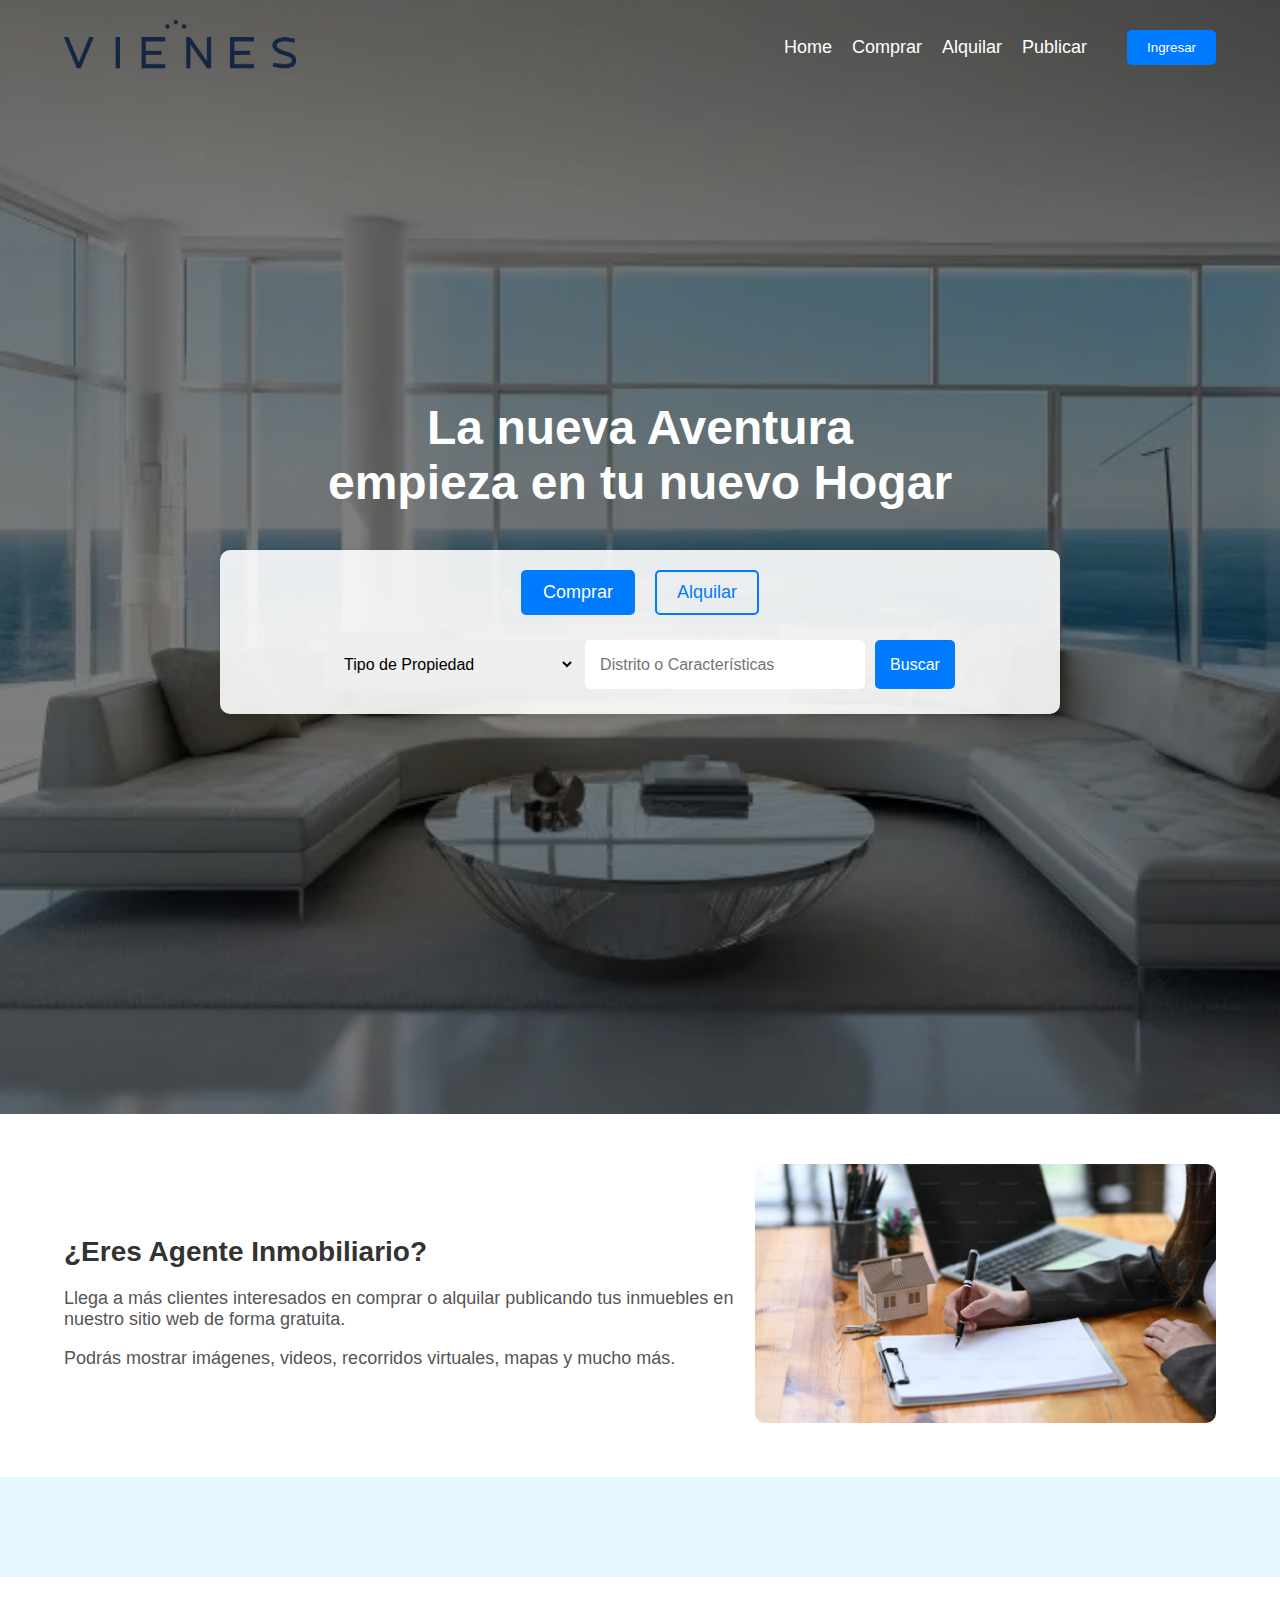
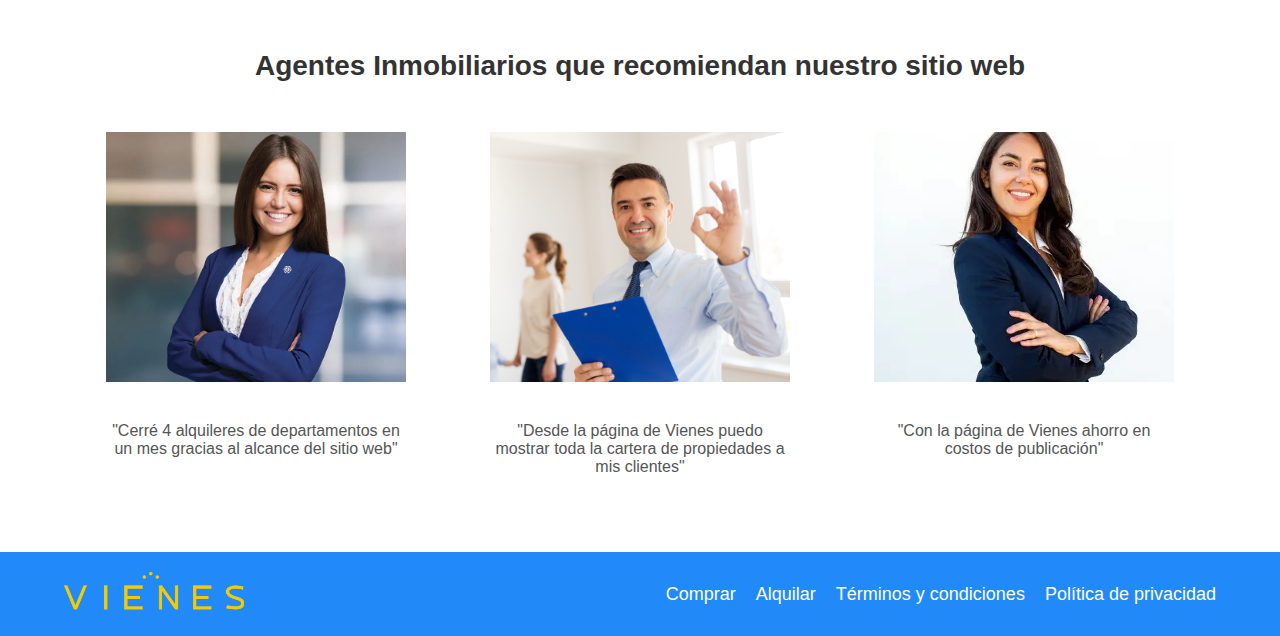
<file: vienesweb/index.html>
<!DOCTYPE html>
<html lang="en">
<head>
    <meta charset="UTF-8">
    <meta name="viewport" content="width=device-width, initial-scale=1.0">
    <title>Vienes | Agencia Inmobiliaria</title>
    <link rel="stylesheet" href="./style/estilos.css">
</head>
<body class="index-page">
    <header class="header" id="header">
        <div class="container header-container">
            <div class="logo">
                <a href="index.html"><img src="./img/logo/logo-vienes.png" alt="Vienes Logo"></a>
            </div>
            <div class="nav-container">
                <nav class="nav">
                    <ul>
                        <li><a href="index.html">Home</a></li>
                        <li><a href="./paginas/compras.html">Comprar</a></li>
                        <li><a href="./paginas/alquiler.html">Alquilar</a></li>
                        <li><a href="#">Publicar</a></li>                    
                    </ul>
                </nav>
                <div class="contact">    
                    <button onclick="window.location.href='./paginas/perfil.html'">Ingresar</button>                                                                      
                </div>
            </div>
        </div>                                                                                                                                     
    </header>

    <section class="hero">
        <div class="overlay"></div>
        <div class="container">
            <h2>La nueva Aventura<br> empieza en tu nuevo Hogar</h2>
            <div class="search-bar">
                <div class="search-options">
                    <button id="comprar" class="active">Comprar</button>
                    <button id="alquilar">Alquilar</button>
                </div>
                <div class="search-inputs">
                    <select>
                        <option value="">Tipo de Propiedad</option>
                        <option value="departamento">Departamento</option>
                        <option value="oficina">Oficina</option>
                        <option value="casa">Casa</option>
                        <option value="local">Local</option>
                    </select>
                    <input type="text" placeholder="Distrito o Características">
                    <button>Buscar</button>
                </div>
            </div>
        </div>
    </section>

    <section class="invite-agents">
        <div class="container">
            <div class="invite-content">
                <div class="invite-text">
                    <h2>¿Eres Agente Inmobiliario?</h2>
                    <p>Llega a más clientes interesados en comprar o alquilar publicando tus inmuebles en nuestro sitio web de forma gratuita.</p>
                    <p>Podrás mostrar imágenes, videos, recorridos virtuales, mapas y mucho más.</p>
                </div>
                <div class="invite-image">
                    <img src="./img/info/d2550104-cd5a-49d7-a738-0a6b827aaea5.png" alt="Invita a Agentes">
                </div>
            </div>
        </div>
    </section>

    <section class="additional-content">
        <div class="container">
            <!-- Aquí puedes agregar el contenido adicional -->
        </div>
    </section>

    <section class="agent-testimonials">
        <div class="container">
            <h2>Agentes Inmobiliarios que recomiendan nuestro sitio web</h2>
            <div class="testimonials">
                <div class="testimonial">
                    <img src="./img/agentes/agente-inmobiliario.png" alt="Agente 1">
                    <p>"Cerré 4 alquileres de departamentos en un mes gracias al alcance del sitio web"</p>
                </div>
                <div class="testimonial">
                    <img src="./img/agentes/Un-asesor-inmobiliario-exitoso-busca-ser-aliado-del-cliente.png" alt="Agente 2">
                    <p>"Desde la página de Vienes puedo mostrar toda la cartera de propiedades a mis clientes"</p>
                </div>
                <div class="testimonial">
                    <img src="./img/agentes/smiling-confident-businesswoman-posing-with-arms-folded-Ancho-Maximo-2400-Altura-Maxima-1800.png" alt="Agente 3">
                    <p>"Con la página de Vienes ahorro en costos de publicación"</p>
                </div>
            </div>
        </div>
    </section>

    <footer class="footer">
        <div class="container footer-container">
            <div class="footer-logo">
                <img src="./img/logo/Recurso 1Imagotipo1.png" alt="Vienes Logo">
            </div>
            <div class="footer-nav">
                <a href="#">Comprar</a>
                <a href="#">Alquilar</a>
                <a href="#">Términos y condiciones</a>
                <a href="#">Política de privacidad</a>
            </div>
        </div>
    </footer>

    <script src="./js/hero.js"></script>
    <script src="./js/header.js"></script>
</body>
</html>
</file>
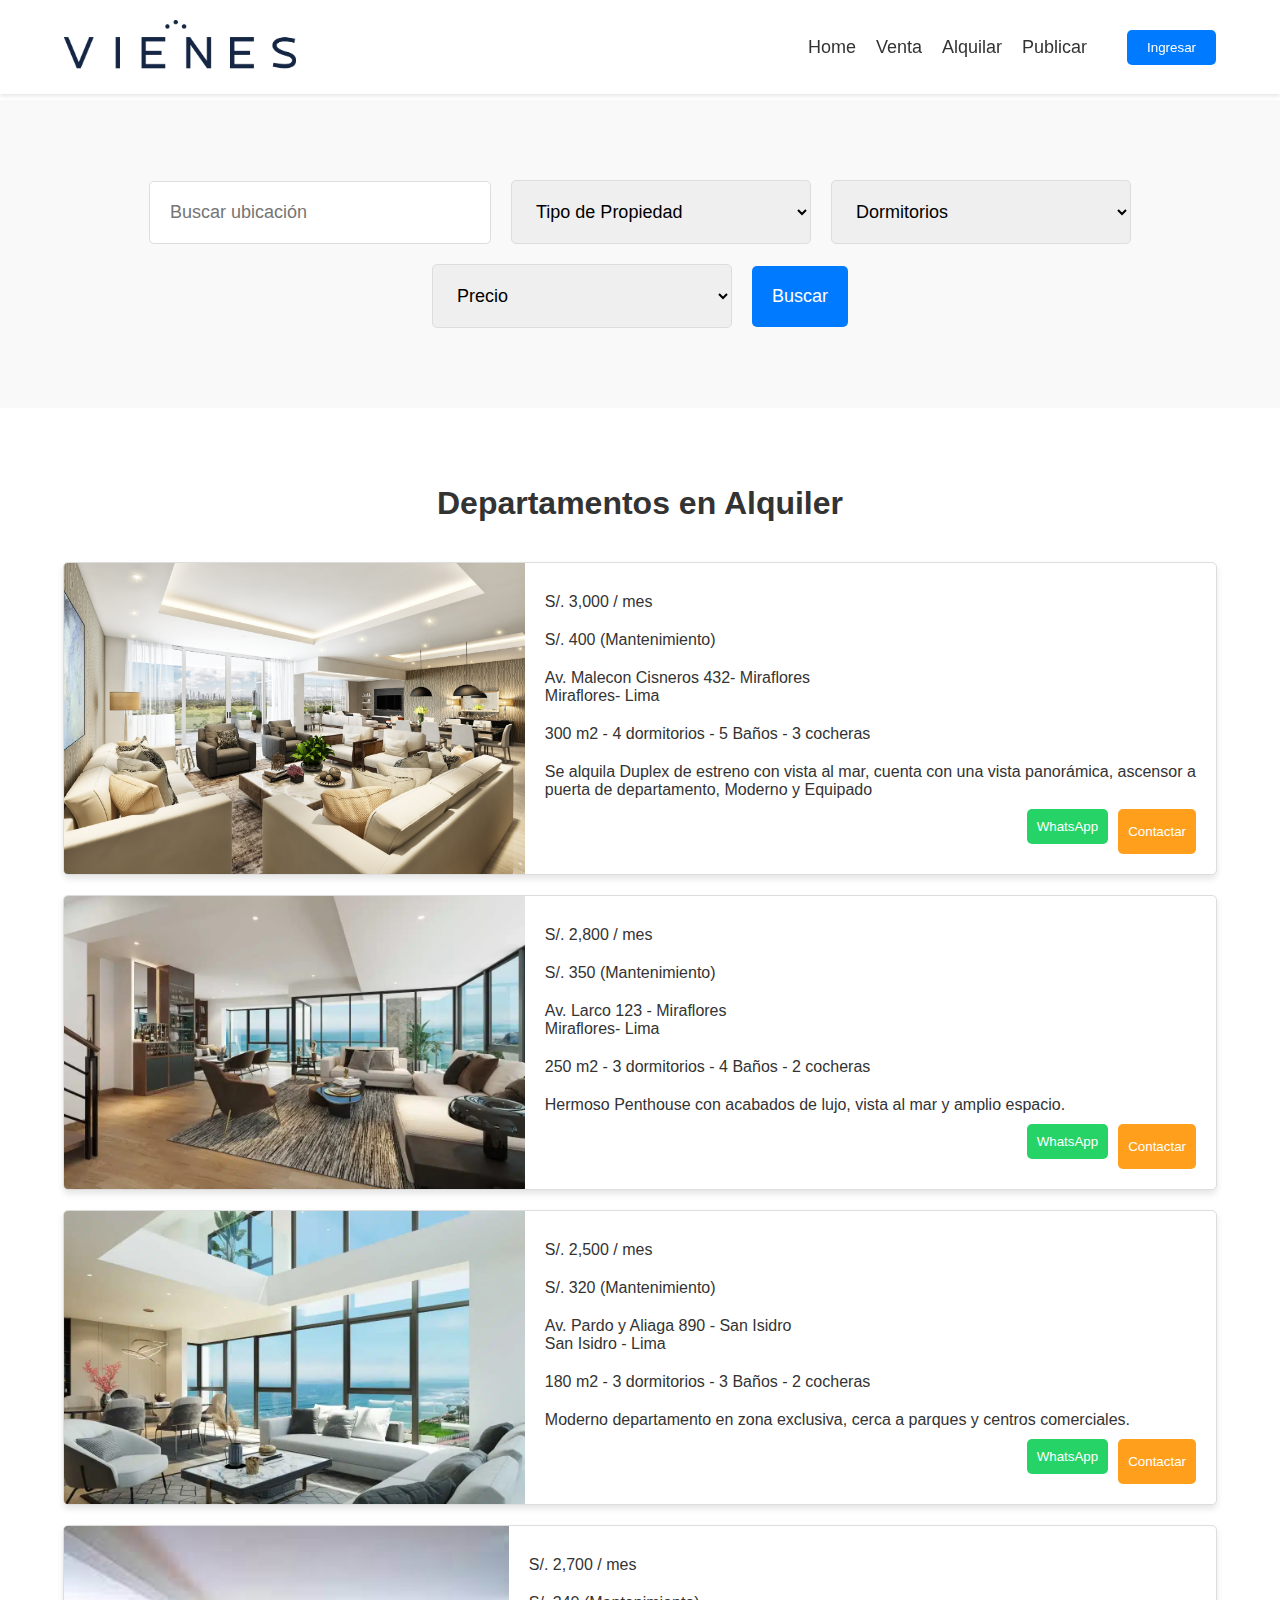
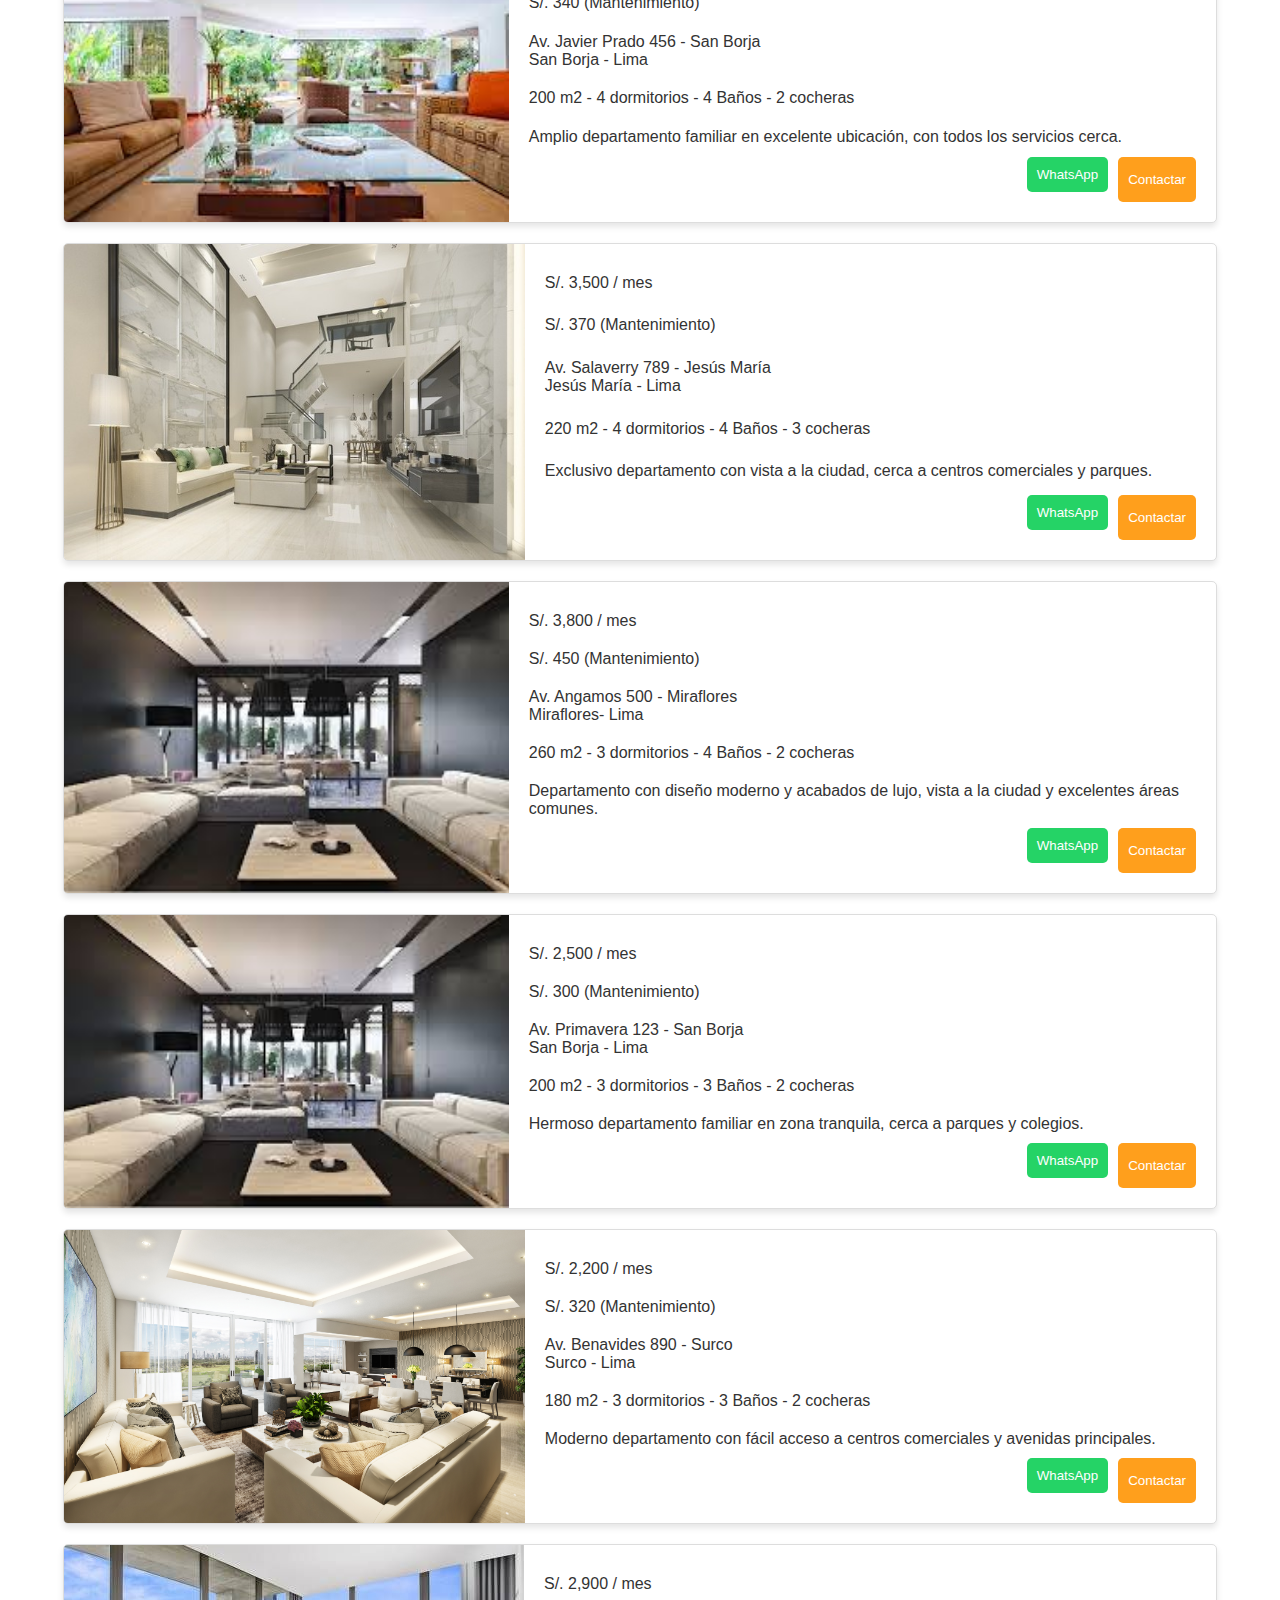
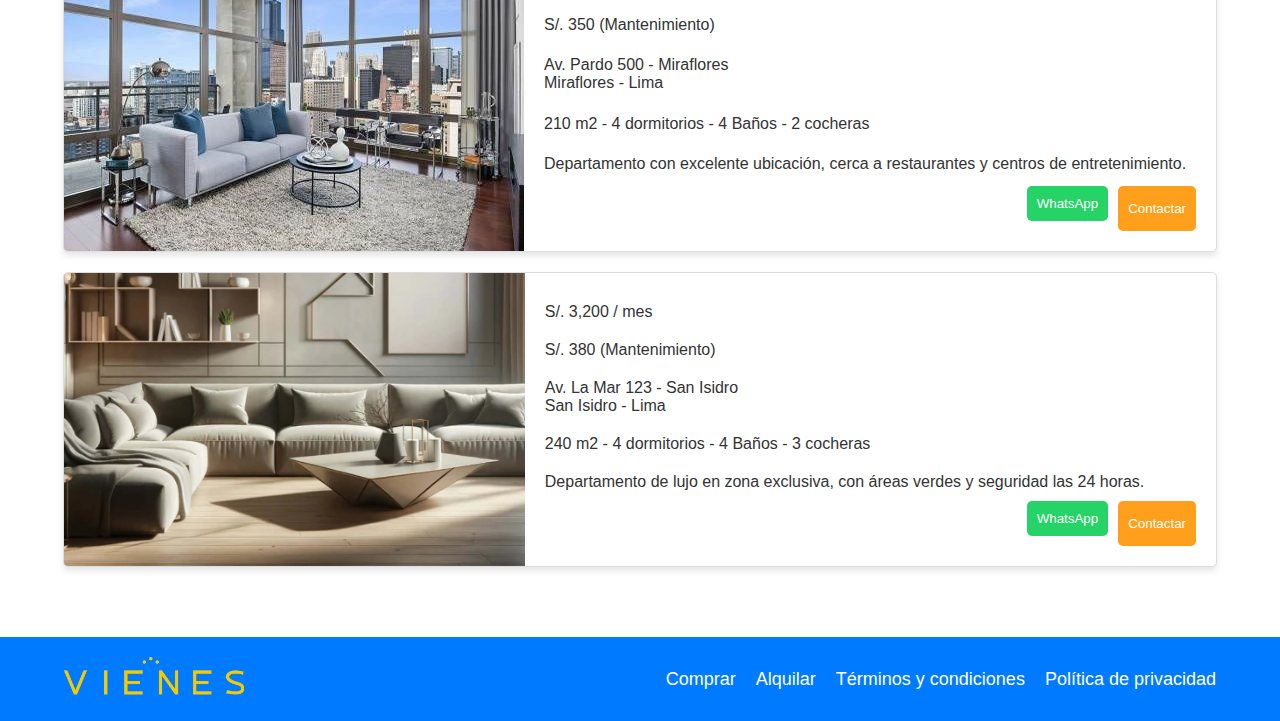
<file: vienesweb/paginas/alquiler.html>
<!DOCTYPE html>
<html lang="en">
<head>
    <meta charset="UTF-8">
    <meta name="viewport" content="width=device-width, initial-scale=1.0">
    <title>Departamentos en Alquiler | Vienes Agencia Inmobiliaria</title>
    <link rel="stylesheet" href="../style/alquiler.css">
</head>
<body class="alquiler-page">
    <header class="header" id="header">
        <div class="container header-container">
            <div class="logo">
                <a href="../index.html"><img src="../img/logo/logo-vienes.png" alt="Vienes Logo"></a>
            </div>
            <div class="nav-container">
                <nav class="nav">
                    <ul>
                        <li><a href="../index.html">Home</a></li>
                        <li><a href="../paginas/compras.html">Venta</a></li>
                        <li><a href="../paginas/alquiler.html">Alquilar</a></li>
                        <li><a href="#">Publicar</a></li>                    
                    </ul>
                </nav>
                <div class="contact">    
                    <button onclick="window.location.href='./perfil.html'">Ingresar</button>                                                                      
                </div>
            </div>
        </div>                                                                                                                                     
    </header>

    <section class="filtros-alquiler">
        <div class="container">
            <input type="text" placeholder="Buscar ubicación">
            <select>
                <option value="">Tipo de Propiedad</option>
                <option value="departamento">Departamento</option>
                <option value="oficina">Oficina</option>
                <option value="casa">Casa</option>
                <option value="local">Local</option>
            </select>
            <select>
                <option value="">Dormitorios</option>
                <option value="1">1 Dormitorio</option>
                <option value="2">2 Dormitorios</option>
                <option value="3">3 Dormitorios</option>
                <option value="4">4 Dormitorios</option>
            </select>
            <select>
                <option value="">Precio</option>
                <option value="1">Menor a S/. 2,000</option>
                <option value="2">S/. 2,000 - S/. 5,000</option>
                <option value="3">Mayor a S/. 5,000</option>
            </select>
            <button>Buscar</button>
        </div>
    </section>

    <section class="alquiler-departamentos">
        <div class="container">
            <h2>Departamentos en Alquiler</h2>
            <div class="cards-alquiler">
                <!-- Card 1 -->
                <div class="card-alquiler">
                    <img src="../img/departamentos/Azalea-living-room.jpg" alt="Departamento 1">
                    <div class="card-content-alquiler">
                        <p>S/. 3,000 / mes</p>
                        <p>S/. 400 (Mantenimiento)</p>
                        <p>Av. Malecon Cisneros 432- Miraflores<br>Miraflores- Lima</p>
                        <p>300 m2 - 4 dormitorios - 5 Baños - 3 cocheras</p>
                        <p>Se alquila Duplex de estreno con vista al mar, cuenta con una vista panorámica, ascensor a puerta de departamento, Moderno y Equipado</p>
                        <div class="buttons-alquiler">
                            <button class="whatsapp">WhatsApp</button>
                            <button class="contactar">Contactar</button>
                        </div>
                    </div>
                </div>
                <!-- Card 2 -->
                <div class="card-alquiler">
                    <img src="../img/departamentos/sala-comedor-penthouse-01.png" alt="Departamento 2">
                    <div class="card-content-alquiler">
                        <p>S/. 2,800 / mes</p>
                        <p>S/. 350 (Mantenimiento)</p>
                        <p>Av. Larco 123 - Miraflores<br>Miraflores- Lima</p>
                        <p>250 m2 - 3 dormitorios - 4 Baños - 2 cocheras</p>
                        <p>Hermoso Penthouse con acabados de lujo, vista al mar y amplio espacio.</p>
                        <div class="buttons-alquiler">
                            <button class="whatsapp">WhatsApp</button>
                            <button class="contactar">Contactar</button>
                        </div>
                    </div>
                </div>
                <!-- Card 3 -->
                <div class="card-alquiler">
                    <img src="../img/departamentos/sala-comedor-tipico-02.png" alt="Departamento 3">
                    <div class="card-content-alquiler">
                        <p>S/. 2,500 / mes</p>
                        <p>S/. 320 (Mantenimiento)</p>
                        <p>Av. Pardo y Aliaga 890 - San Isidro<br>San Isidro - Lima</p>
                        <p>180 m2 - 3 dormitorios - 3 Baños - 2 cocheras</p>
                        <p>Moderno departamento en zona exclusiva, cerca a parques y centros comerciales.</p>
                        <div class="buttons-alquiler">
                            <button class="whatsapp">WhatsApp</button>
                            <button class="contactar">Contactar</button>
                        </div>
                    </div>
                </div>
                <!-- Card 4 -->
                <div class="card-alquiler">
                    <img src="../img/departamentos/descarga (2).jpeg" alt="Departamento 4">
                    <div class="card-content-alquiler">
                        <p>S/. 2,700 / mes</p>
                        <p>S/. 340 (Mantenimiento)</p>
                        <p>Av. Javier Prado 456 - San Borja<br>San Borja - Lima</p>
                        <p>200 m2 - 4 dormitorios - 4 Baños - 2 cocheras</p>
                        <p>Amplio departamento familiar en excelente ubicación, con todos los servicios cerca.</p>
                        <div class="buttons-alquiler">
                            <button class="whatsapp">WhatsApp</button>
                            <button class="contactar">Contactar</button>
                        </div>
                    </div>
                </div>
                <!-- Card 5 -->
                <div class="card-alquiler">
                    <img src="../img/departamentos/LUX-626x430.jpg" alt="Departamento 5">
                    <div class="card-content-alquiler">
                        <p>S/. 3,500 / mes</p>
                        <p>S/. 370 (Mantenimiento)</p>
                        <p>Av. Salaverry 789 - Jesús María<br>Jesús María - Lima</p>
                        <p>220 m2 - 4 dormitorios - 4 Baños - 3 cocheras</p>
                        <p>Exclusivo departamento con vista a la ciudad, cerca a centros comerciales y parques.</p>
                        <div class="buttons-alquiler">
                            <button class="whatsapp">WhatsApp</button>
                            <button class="contactar">Contactar</button>
                        </div>
                    </div>
                </div>
                <!-- Card 6 -->
                <div class="card-alquiler">
                    <img src="../img/departamentos/images (4)555.jpg" alt="Departamento 6">
                    <div class="card-content-alquiler">
                        <p>S/. 3,800 / mes</p>
                        <p>S/. 450 (Mantenimiento)</p>
                        <p>Av. Angamos 500 - Miraflores<br>Miraflores- Lima</p>
                        <p>260 m2 - 3 dormitorios - 4 Baños - 2 cocheras</p>
                        <p>Departamento con diseño moderno y acabados de lujo, vista a la ciudad y excelentes áreas comunes.</p>
                        <div class="buttons-alquiler">
                            <button class="whatsapp">WhatsApp</button>
                            <button class="contactar">Contactar</button>
                        </div>
                    </div>
                </div>
                <!-- Card 7 -->
                <div class="card-alquiler">
                    <img src="../img/departamentos/images (4)555.jpg" alt="Departamento 7">
                    <div class="card-content-alquiler">
                        <p>S/. 2,500 / mes</p>
                        <p>S/. 300 (Mantenimiento)</p>
                        <p>Av. Primavera 123 - San Borja<br>San Borja - Lima</p>
                        <p>200 m2 - 3 dormitorios - 3 Baños - 2 cocheras</p>
                        <p>Hermoso departamento familiar en zona tranquila, cerca a parques y colegios.</p>
                        <div class="buttons-alquiler">
                            <button class="whatsapp">WhatsApp</button>
                            <button class="contactar">Contactar</button>
                        </div>
                    </div>
                </div>
                <!-- Card 8 -->
                <div class="card-alquiler">
                    <img src="../img/departamentos/Azalea-living-room.jpg" alt="Departamento 8">
                    <div class="card-content-alquiler">
                        <p>S/. 2,200 / mes</p>
                        <p>S/. 320 (Mantenimiento)</p>
                        <p>Av. Benavides 890 - Surco<br>Surco - Lima</p>
                        <p>180 m2 - 3 dormitorios - 3 Baños - 2 cocheras</p>
                        <p>Moderno departamento con fácil acceso a centros comerciales y avenidas principales.</p>
                        <div class="buttons-alquiler">
                            <button class="whatsapp">WhatsApp</button>
                            <button class="contactar">Contactar</button>
                        </div>
                    </div>
                </div>
                <!-- Card 9 -->
                <div class="card-alquiler">
                    <img src="../img/departamentos/Astoria Tower Chicago Apartments for Rent - Chicago.jpg" alt="Departamento 9">
                    <div class="card-content-alquiler">
                        <p>S/. 2,900 / mes</p>
                        <p>S/. 350 (Mantenimiento)</p>
                        <p>Av. Pardo 500 - Miraflores<br>Miraflores - Lima</p>
                        <p>210 m2 - 4 dormitorios - 4 Baños - 2 cocheras</p>
                        <p>Departamento con excelente ubicación, cerca a restaurantes y centros de entretenimiento.</p>
                        <div class="buttons-alquiler">
                            <button class="whatsapp">WhatsApp</button>
                            <button class="contactar">Contactar</button>
                        </div>
                    </div>
                </div>
                <!-- Card 10 -->
                <div class="card-alquiler">
                    <img src="../img/departamentos/f4896ad30d97ce575a9303e6449aefc8.webp" alt="Departamento 10">
                    <div class="card-content-alquiler">
                        <p>S/. 3,200 / mes</p>
                        <p>S/. 380 (Mantenimiento)</p>
                        <p>Av. La Mar 123 - San Isidro<br>San Isidro - Lima</p>
                        <p>240 m2 - 4 dormitorios - 4 Baños - 3 cocheras</p>
                        <p>Departamento de lujo en zona exclusiva, con áreas verdes y seguridad las 24 horas.</p>
                        <div class="buttons-alquiler">
                            <button class="whatsapp">WhatsApp</button>
                            <button class="contactar">Contactar</button>
                        </div>
                    </div>
                </div>
            </div>
        </div>
    </section>

    <footer class="footer">
        <div class="container footer-container">
            <div class="footer-logo">
                <a href="../index.html"><img src="../img/logo/Recurso 1Imagotipo1.png" alt="Vienes Logo"></a>
            </div>
            <div class="footer-nav">
                <a href="ventas.html">Comprar</a>
                <a href="alquiler.html">Alquilar</a>
                <a href="#">Términos y condiciones</a>
                <a href="#">Política de privacidad</a>
            </div>
        </div>
    </footer>

    <script src="../js/header.js"></script>
</body>
</html>
</file>
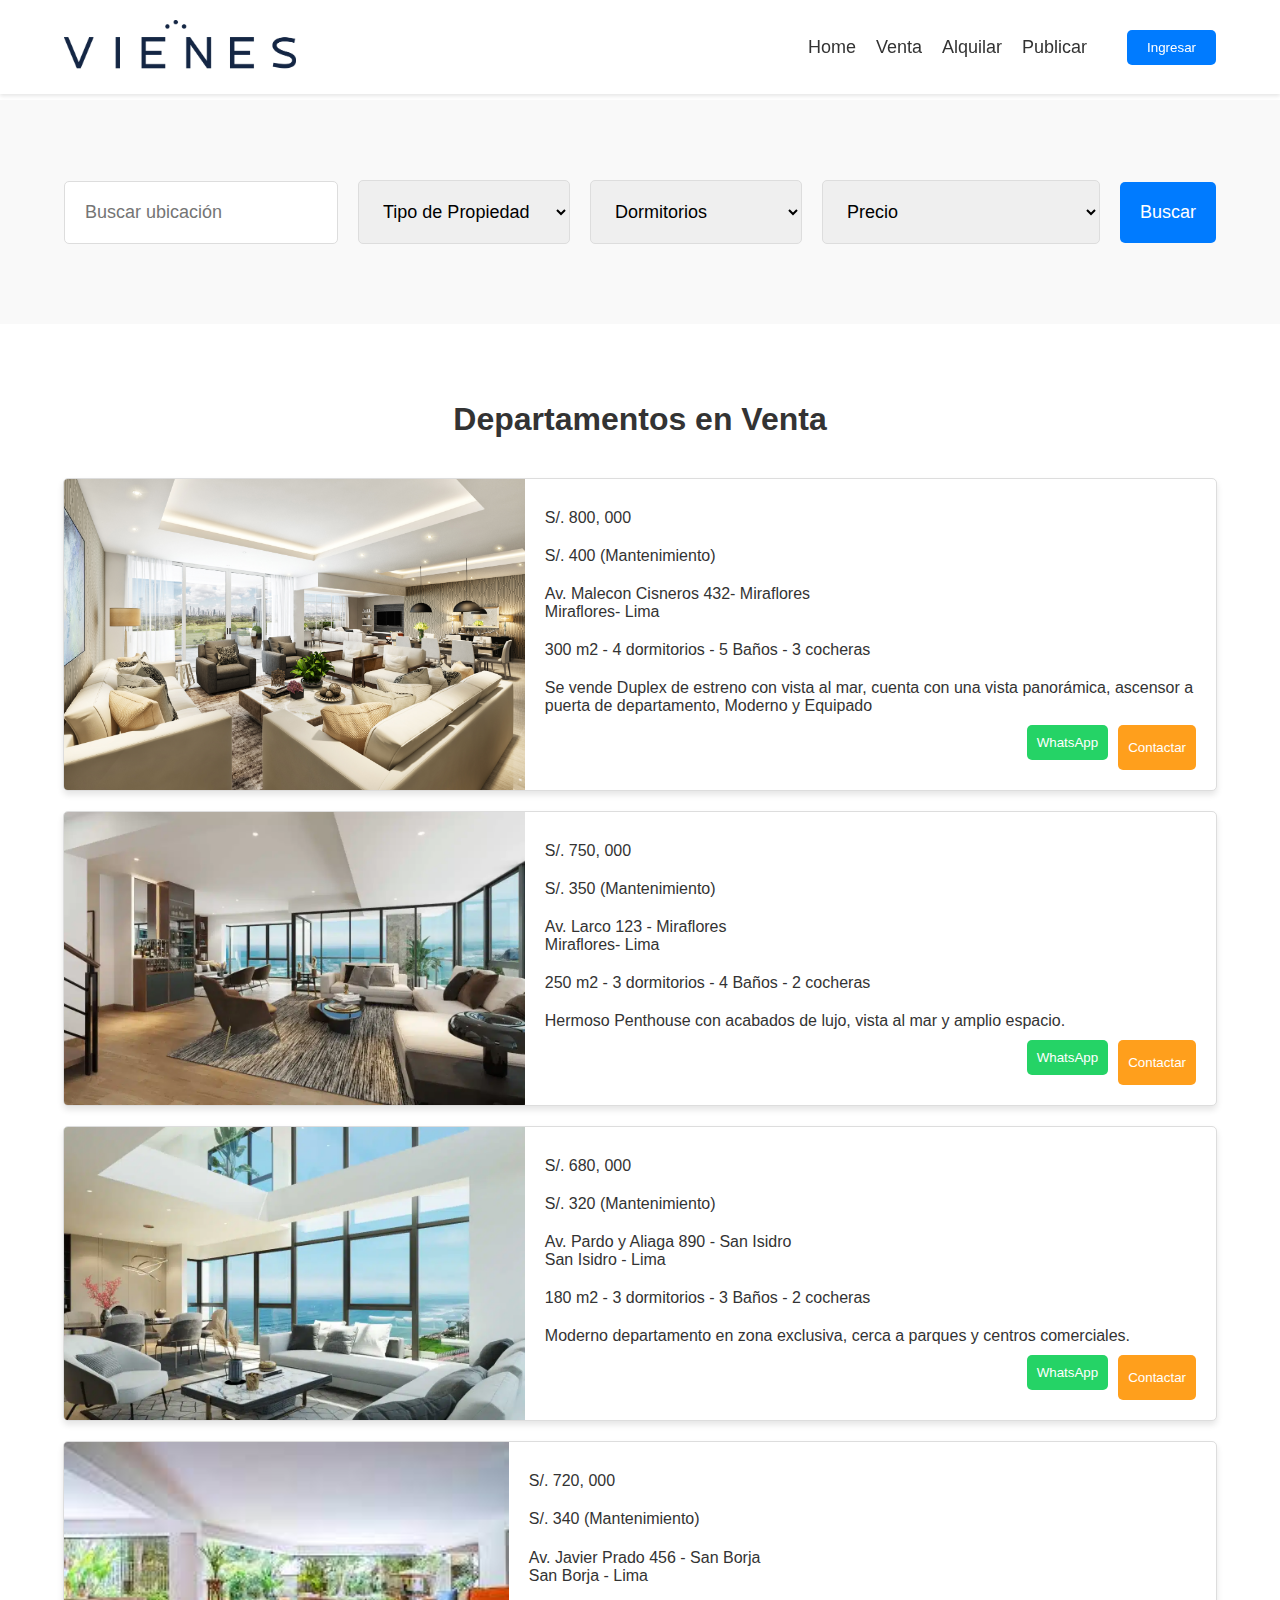
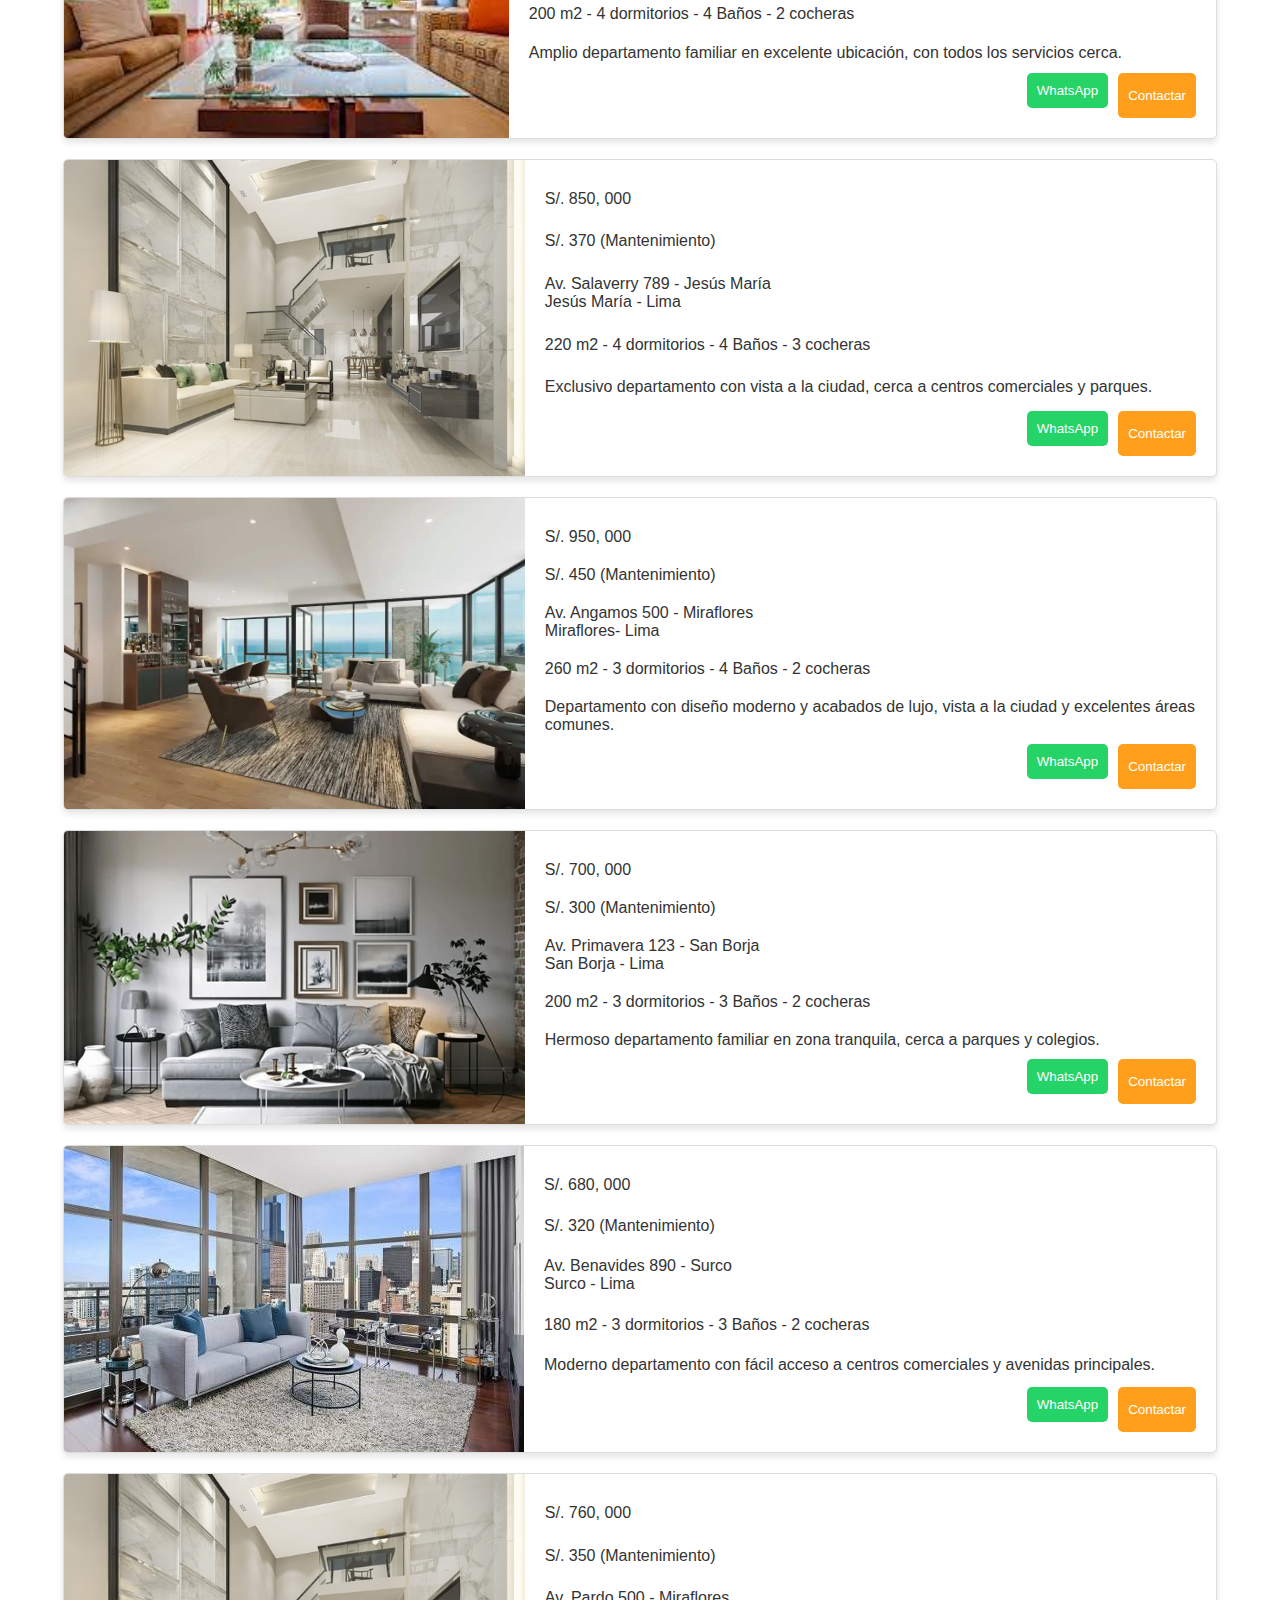
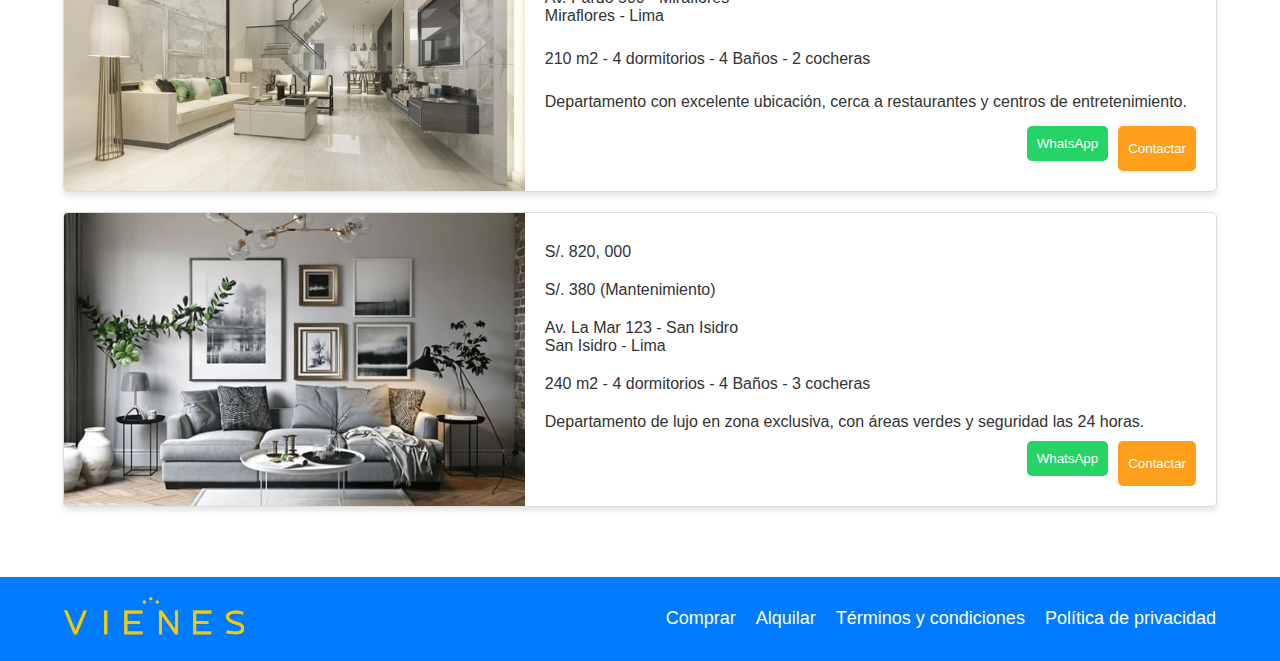
<file: vienesweb/paginas/compras.html>
<!DOCTYPE html>
<html lang="en">
<head>
    <meta charset="UTF-8">
    <meta name="viewport" content="width=device-width, initial-scale=1.0">
    <title>Departamentos en Venta | Vienes Agencia Inmobiliaria</title>
    <link rel="stylesheet" href="../style/compras.css">
</head>
<body class="ventas-page">
    <header class="header" id="header">
        <div class="container header-container">
            <div class="logo">
                <a href="../index.html"><img src="../img/logo/logo-vienes.png" alt="Vienes Logo"></a>
            </div>
            <div class="nav-container">
                <nav class="nav">
                    <ul>
                        <li><a href="../index.html">Home</a></li>
                        <li><a href="../paginas/compras.html">Venta</a></li>
                        <li><a href="../paginas/alquiler.html">Alquilar</a></li>
                        <li><a href="#">Publicar</a></li>                    
                    </ul>
                </nav>
                <div class="contact">    
                    <button onclick="window.location.href='./perfil.html'">Ingresar</button>                                                                      
                </div>
            </div>
        </div>                                                                                                                                     
    </header>

    <section class="filtros-ventas">
        <div class="container">
            <input type="text" placeholder="Buscar ubicación">
            <select>
                <option value="">Tipo de Propiedad</option>
                <option value="departamento">Departamento</option>
                <option value="oficina">Oficina</option>
                <option value="casa">Casa</option>
                <option value="local">Local</option>
            </select>
            <select>
                <option value="">Dormitorios</option>
                <option value="1">1 Dormitorio</option>
                <option value="2">2 Dormitorios</option>
                <option value="3">3 Dormitorios</option>
                <option value="4">4 Dormitorios</option>
            </select>
            <select>
                <option value="">Precio</option>
                <option value="1">Menor a S/. 500,000</option>
                <option value="2">S/. 500,000 - S/. 1,000,000</option>
                <option value="3">Mayor a S/. 1,000,000</option>
            </select>
            <button>Buscar</button>
        </div>
    </section>

    <section class="venta-departamentos">
        <div class="container">
            <h2>Departamentos en Venta</h2>
            <div class="cards-ventas">
                <!-- Card 1 -->
                <div class="card-venta">
                    <img src="../img/departamentos/Azalea-living-room.jpg" alt="Departamento 1">
                    <div class="card-content-venta">
                        <p>S/. 800, 000</p>
                        <p>S/. 400 (Mantenimiento)</p>
                        <p>Av. Malecon Cisneros 432- Miraflores<br>Miraflores- Lima</p>
                        <p>300 m2 - 4 dormitorios - 5 Baños - 3 cocheras</p>
                        <p>Se vende Duplex de estreno con vista al mar, cuenta con una vista panorámica, ascensor a puerta de departamento, Moderno y Equipado</p>
                        <div class="buttons-venta">
                            <button class="whatsapp">WhatsApp</button>
                            <button class="contactar">Contactar</button>
                        </div>
                    </div>
                </div>
                <!-- Card 2 -->
                <div class="card-venta">
                    <img src="../img/departamentos/sala-comedor-penthouse-01.png" alt="Departamento 2">
                    <div class="card-content-venta">
                        <p>S/. 750, 000</p>
                        <p>S/. 350 (Mantenimiento)</p>
                        <p>Av. Larco 123 - Miraflores<br>Miraflores- Lima</p>
                        <p>250 m2 - 3 dormitorios - 4 Baños - 2 cocheras</p>
                        <p>Hermoso Penthouse con acabados de lujo, vista al mar y amplio espacio.</p>
                        <div class="buttons-venta">
                            <button class="whatsapp">WhatsApp</button>
                            <button class="contactar">Contactar</button>
                        </div>
                    </div>
                </div>
                <!-- Card 3 -->
                <div class="card-venta">
                    <img src="../img/departamentos/sala-comedor-tipico-02.png" alt="Departamento 3">
                    <div class="card-content-venta">
                        <p>S/. 680, 000</p>
                        <p>S/. 320 (Mantenimiento)</p>
                        <p>Av. Pardo y Aliaga 890 - San Isidro<br>San Isidro - Lima</p>
                        <p>180 m2 - 3 dormitorios - 3 Baños - 2 cocheras</p>
                        <p>Moderno departamento en zona exclusiva, cerca a parques y centros comerciales.</p>
                        <div class="buttons-venta">
                            <button class="whatsapp">WhatsApp</button>
                            <button class="contactar">Contactar</button>
                        </div>
                    </div>
                </div>
                <!-- Card 4 -->
                <div class="card-venta">
                    <img src="../img/departamentos/descarga (2).jpeg" alt="Departamento 4">
                    <div class="card-content-venta">
                        <p>S/. 720, 000</p>
                        <p>S/. 340 (Mantenimiento)</p>
                        <p>Av. Javier Prado 456 - San Borja<br>San Borja - Lima</p>
                        <p>200 m2 - 4 dormitorios - 4 Baños - 2 cocheras</p>
                        <p>Amplio departamento familiar en excelente ubicación, con todos los servicios cerca.</p>
                        <div class="buttons-venta">
                            <button class="whatsapp">WhatsApp</button>
                            <button class="contactar">Contactar</button>
                        </div>
                    </div>
                </div>
                <!-- Card 5 -->
                <div class="card-venta">
                    <img src="../img/departamentos/LUX-626x430.jpg" alt="Departamento 5">
                    <div class="card-content-venta">
                        <p>S/. 850, 000</p>
                        <p>S/. 370 (Mantenimiento)</p>
                        <p>Av. Salaverry 789 - Jesús María<br>Jesús María - Lima</p>
                        <p>220 m2 - 4 dormitorios - 4 Baños - 3 cocheras</p>
                        <p>Exclusivo departamento con vista a la ciudad, cerca a centros comerciales y parques.</p>
                        <div class="buttons-venta">
                            <button class="whatsapp">WhatsApp</button>
                            <button class="contactar">Contactar</button>
                        </div>
                    </div>
                </div>
                <!-- Card 6 -->
                <div class="card-venta">
                    <img src="../img/departamentos/sala-comedor-penthouse-01.webp" alt="Departamento 6">
                    <div class="card-content-venta">
                        <p>S/. 950, 000</p>
                        <p>S/. 450 (Mantenimiento)</p>
                        <p>Av. Angamos 500 - Miraflores<br>Miraflores- Lima</p>
                        <p>260 m2 - 3 dormitorios - 4 Baños - 2 cocheras</p>
                        <p>Departamento con diseño moderno y acabados de lujo, vista a la ciudad y excelentes áreas comunes.</p>
                        <div class="buttons-venta">
                            <button class="whatsapp">WhatsApp</button>
                            <button class="contactar">Contactar</button>
                        </div>
                    </div>
                </div>
                <!-- Card 7 -->
                <div class="card-venta">
                    <img src="../img/departamentos/5e285984838c3.jpg" alt="Departamento 7">
                    <div class="card-content-venta">
                        <p>S/. 700, 000</p>
                        <p>S/. 300 (Mantenimiento)</p>
                        <p>Av. Primavera 123 - San Borja<br>San Borja - Lima</p>
                        <p>200 m2 - 3 dormitorios - 3 Baños - 2 cocheras</p>
                        <p>Hermoso departamento familiar en zona tranquila, cerca a parques y colegios.</p>
                        <div class="buttons-venta">
                            <button class="whatsapp">WhatsApp</button>
                            <button class="contactar">Contactar</button>
                        </div>
                    </div>
                </div>
                <!-- Card 8 -->
                <div class="card-venta">
                    <img src="../img/departamentos/Astoria Tower Chicago Apartments for Rent - Chicago.jpg" alt="Departamento 8">
                    <div class="card-content-venta">
                        <p>S/. 680, 000</p>
                        <p>S/. 320 (Mantenimiento)</p>
                        <p>Av. Benavides 890 - Surco<br>Surco - Lima</p>
                        <p>180 m2 - 3 dormitorios - 3 Baños - 2 cocheras</p>
                        <p>Moderno departamento con fácil acceso a centros comerciales y avenidas principales.</p>
                        <div class="buttons-venta">
                            <button class="whatsapp">WhatsApp</button>
                            <button class="contactar">Contactar</button>
                        </div>
                    </div>
                </div>
                <!-- Card 9 -->
                <div class="card-venta">
                    <img src="../img/departamentos/LUX-626x430.jpg" alt="Departamento 9">
                    <div class="card-content-venta">
                        <p>S/. 760, 000</p>
                        <p>S/. 350 (Mantenimiento)</p>
                        <p>Av. Pardo 500 - Miraflores<br>Miraflores - Lima</p>
                        <p>210 m2 - 4 dormitorios - 4 Baños - 2 cocheras</p>
                        <p>Departamento con excelente ubicación, cerca a restaurantes y centros de entretenimiento.</p>
                        <div class="buttons-venta">
                            <button class="whatsapp">WhatsApp</button>
                            <button class="contactar">Contactar</button>
                        </div>
                    </div>
                </div>
                <!-- Card 10 -->
                <div class="card-venta">
                    <img src="../img/departamentos/5e285984838c3.jpg" alt="Departamento 10">
                    <div class="card-content-venta">
                        <p>S/. 820, 000</p>
                        <p>S/. 380 (Mantenimiento)</p>
                        <p>Av. La Mar 123 - San Isidro<br>San Isidro - Lima</p>
                        <p>240 m2 - 4 dormitorios - 4 Baños - 3 cocheras</p>
                        <p>Departamento de lujo en zona exclusiva, con áreas verdes y seguridad las 24 horas.</p>
                        <div class="buttons-venta">
                            <button class="whatsapp">WhatsApp</button>
                            <button class="contactar">Contactar</button>
                        </div>
                    </div>
                </div>
            </div>
        </div>
    </section>

    <footer class="footer">
        <div class="container footer-container">
            <div class="footer-logo">
                <a href="../index.html"><img src="../img/logo/Recurso 1Imagotipo1.png" alt="Vienes Logo"></a>
            </div>
            <div class="footer-nav">
                <a href="ventas.html">Comprar</a>
                <a href="#">Alquilar</a>
                <a href="#">Términos y condiciones</a>
                <a href="#">Política de privacidad</a>
            </div>
        </div>
    </footer>

    <script src="../js/header.js"></script>
</body>
</html>
</file>
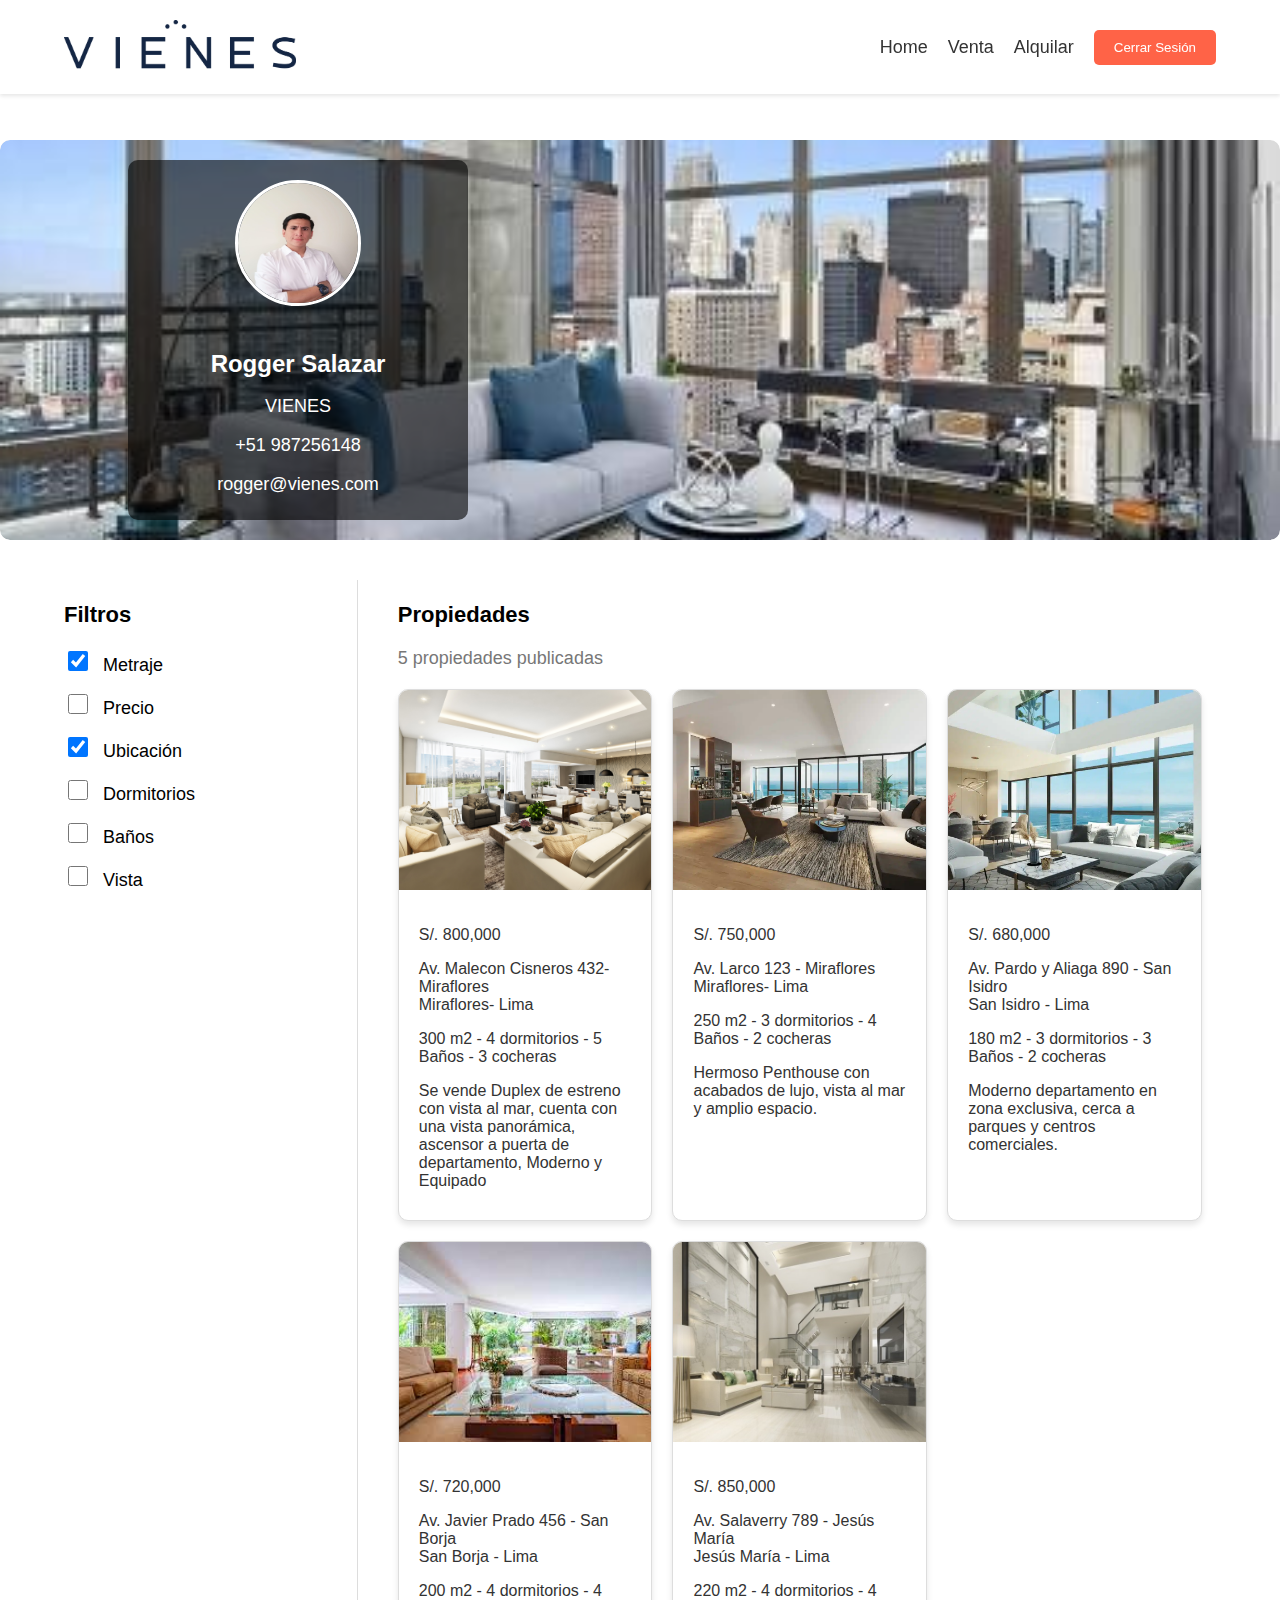
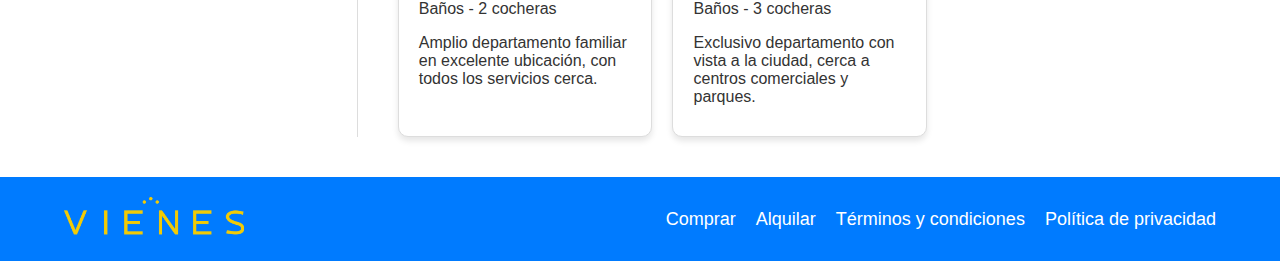
<file: vienesweb/paginas/perfil.html>
<!DOCTYPE html>
<html lang="en">
<head>
    <meta charset="UTF-8">
    <meta name="viewport" content="width=device-width, initial-scale=1.0">
    <title>Perfil del Agente | Vienes Agencia Inmobiliaria</title>
    <link rel="stylesheet" href="../style/perfil.css">
</head>
<body class="perfil-page">
    <header class="header" id="header">
        <div class="container header-container">
            <div class="logo">
                <a href="../index.html"><img src="../img/logo/logo-vienes.png" alt="Vienes Logo"></a>
            </div>
            <div class="nav-container">
                <nav class="nav">
                    <ul>
                        <li><a href="../index.html">Home</a></li>
                        <li><a href="../paginas/compras.html">Venta</a></li>
                        <li><a href="../paginas/alquiler.html">Alquilar</a></li>
                    </ul>
                </nav>
                <div class="profile">
                    <button>Cerrar Sesión</button>
                </div>
            </div>
        </div>                                                                                                                                     
    </header>

    <section class="perfil">
        <div class="perfil-header">
            <img src="../img/departamentos/Astoria Tower Chicago Apartments for Rent - Chicago.jpg" alt="Fondo Perfil" class="perfil-background">
            <div class="perfil-info">
                <img src="../img/perfil/rtyuiop.jpg" alt="Agente" class="perfil-foto">
                <h2>Rogger Salazar</h2>
                <p>VIENES</p>
                <p>+51 987256148</p>
                <p>rogger@vienes.com</p>
            </div>
        </div>
        <div class="container perfil-body">
            <div class="filtros">
                <h3>Filtros</h3>
                <label><input type="checkbox" checked> Metraje</label>
                <label><input type="checkbox"> Precio</label>
                <label><input type="checkbox" checked> Ubicación</label>
                <label><input type="checkbox"> Dormitorios</label>
                <label><input type="checkbox"> Baños</label>
                <label><input type="checkbox"> Vista</label>
            </div>
            <div class="propiedades">
                <h3>Propiedades</h3>
                <p>5 propiedades publicadas</p>
                <div class="cards">
                    <!-- Card 1 -->
                    <div class="card">
                        <img src="../img/departamentos/Azalea-living-room.jpg" alt="Propiedad 1">
                        <div class="card-content">
                            <p>S/. 800,000</p>
                            <p>Av. Malecon Cisneros 432- Miraflores<br>Miraflores- Lima</p>
                            <p>300 m2 - 4 dormitorios - 5 Baños - 3 cocheras</p>
                            <p>Se vende Duplex de estreno con vista al mar, cuenta con una vista panorámica, ascensor a puerta de departamento, Moderno y Equipado</p>
                        </div>
                    </div>
                    <!-- Card 2 -->
                    <div class="card">
                        <img src="../img/departamentos/sala-comedor-penthouse-01.png" alt="Propiedad 2">
                        <div class="card-content">
                            <p>S/. 750,000</p>
                            <p>Av. Larco 123 - Miraflores<br>Miraflores- Lima</p>
                            <p>250 m2 - 3 dormitorios - 4 Baños - 2 cocheras</p>
                            <p>Hermoso Penthouse con acabados de lujo, vista al mar y amplio espacio.</p>
                        </div>
                    </div>
                    <!-- Card 3 -->
                    <div class="card">
                        <img src="../img/departamentos/sala-comedor-tipico-02.png" alt="Propiedad 3">
                        <div class="card-content">
                            <p>S/. 680,000</p>
                            <p>Av. Pardo y Aliaga 890 - San Isidro<br>San Isidro - Lima</p>
                            <p>180 m2 - 3 dormitorios - 3 Baños - 2 cocheras</p>
                            <p>Moderno departamento en zona exclusiva, cerca a parques y centros comerciales.</p>
                        </div>
                    </div>
                    <!-- Card 4 -->
                    <div class="card">
                        <img src="../img/departamentos/descarga (2).jpeg" alt="Propiedad 4">
                        <div class="card-content">
                            <p>S/. 720,000</p>
                            <p>Av. Javier Prado 456 - San Borja<br>San Borja - Lima</p>
                            <p>200 m2 - 4 dormitorios - 4 Baños - 2 cocheras</p>
                            <p>Amplio departamento familiar en excelente ubicación, con todos los servicios cerca.</p>
                        </div>
                    </div>
                    <!-- Card 5 -->
                    <div class="card">
                        <img src="../img/departamentos/LUX-626x430.jpg" alt="Propiedad 5">
                        <div class="card-content">
                            <p>S/. 850,000</p>
                            <p>Av. Salaverry 789 - Jesús María<br>Jesús María - Lima</p>
                            <p>220 m2 - 4 dormitorios - 4 Baños - 3 cocheras</p>
                            <p>Exclusivo departamento con vista a la ciudad, cerca a centros comerciales y parques.</p>
                        </div>
                    </div>
                </div>
            </div>
        </div>
    </section>

    <footer class="footer">
        <div class="container footer-container">
            <div class="footer-logo">
                <a href="../index.html"><img src="../img/logo/Recurso 1Imagotipo1.png" alt="Vienes Logo"></a>
            </div>
            <div class="footer-nav">
                <a href="comprar.html">Comprar</a>
                <a href="alquilar.html">Alquilar</a>
                <a href="#">Términos y condiciones</a>
                <a href="#">Política de privacidad</a>
            </div>
        </div>
    </footer>

    <script src="../js/header.js"></script>
</body>
</html>
</file>
<file: vienesweb/style/estilos.css>
body {
    font-family: Arial, sans-serif;
    margin: 0;
    padding: 0;
}

.container {
    width: 90%;
    margin: 0 auto;
}

.header {
    position: absolute;
    top: 0;
    left: 0;
    right: 0;
    z-index: 2;
    background: transparent;
    display: flex;
    justify-content: center;
    align-items: center;
    padding: 20px 0;
    transition: background-color 0.3s, box-shadow 0.3s;
}

.header.scrolled {
    background-color: white;
    box-shadow: 0 2px 4px rgba(0, 0, 0, 0.1);
}

.header-container {
    display: flex;
    justify-content: space-between;
    align-items: center;
}

.logo img {
    height: 50px;
}

.header-right {
    display: flex;
    align-items: center;
}

.nav ul {
    list-style: none;
    margin: 0;
    padding: 0;
    display: flex;
}

.nav ul li {
    margin-right: 20px;
}

.nav ul li a {
    text-decoration: none;
    color: #fff;
    font-size: 18px;
    transition: color 0.3s;
}

.header.scrolled .nav ul li a {
    color: #333;
}

.contact {
    display: flex;
    align-items: center;
    margin-left: 20px;
}

.contact p {
    margin: 0 20px 0 0;
    color: #fff;
    font-size: 16px;
}

.contact button {
    background-color: #007bff;
    color: #fff;
    border: none;
    padding: 10px 20px;
    border-radius: 5px;
    cursor: pointer;
}

.nav-container {
    display: flex;
    justify-content: space-between;
    align-items: center;
}

.hero {
    position: relative;
    background-image: url('../img/hero/sala-de-estar-lujo-moderna-con-un-sofá-blanco-sofisticado-amplias-vistas-al-mar-y-ambiente-sereno-ai-transformed.png');
    background-size: cover;
    background-position: center;
    color: #fff;
    text-align: center;
    padding: 400px 0;
}

.hero .overlay {
    position: absolute;
    top: 0;
    left: 0;
    right: 0;
    bottom: 0;
    background: rgba(0, 0, 0, 0.5);
}

.hero .container {
    position: relative;
    z-index: 1;
}

.hero .container h2 {
    margin: 0 0 20px;
    font-size: 48px;
}

.hero .container p {
    font-size: 24px;
}

.search-bar {
    background-color: rgba(255, 255, 255, 0.9);
    padding: 20px;
    border-radius: 10px;
    display: flex;
    flex-direction: column;
    align-items: center;
    margin-top: 40px;
    box-shadow: 0 4px 6px rgba(0, 0, 0, 0.1);
    max-width: 800px;
    margin-left: auto;
    margin-right: auto;
}

.search-options {
    display: flex;
    justify-content: center;
    margin-bottom: 20px;
}

.search-options button {
    background-color: transparent;
    border: 2px solid #007bff;
    color: #007bff;
    padding: 10px 20px;
    margin: 0 10px;
    cursor: pointer;
    border-radius: 5px;
    font-size: 18px;
    transition: background-color 0.3s, color 0.3s;
}

.search-options button.active,
.search-options button:hover {
    background-color: #007bff;
    color: #fff;
}

.search-inputs {
    display: flex;
    justify-content: center;
    flex-wrap: wrap;
}

.search-inputs select,
.search-inputs input,
.search-inputs button {
    padding: 15px;
    margin: 5px;
    border: none;
    border-radius: 5px;
    font-size: 16px;
}

.search-inputs select,
.search-inputs input {
    width: 250px;
}

.search-inputs button {
    background-color: #007bff;
    color: #fff;
    cursor: pointer;
}

.invite-agents {
    padding: 50px 0;
}

.invite-content {
    display: flex;
    flex-wrap: wrap;
    align-items: center;
    justify-content: space-between;
}

.invite-text {
    flex: 1;
    margin-right: 20px;
}

.invite-text h2 {
    font-size: 28px;
    color: #333;
    margin-bottom: 20px;
}

.invite-text p {
    font-size: 18px;
    color: #555;
    margin-bottom: 10px;
}

.invite-image {
    flex: 1;
    max-width: 40%;
}

.invite-image img {
    max-width: 100%;
    border-radius: 10px;
}

.additional-content {
    background-color: #e6f7ff;
    padding: 50px 0;
}

.agent-testimonials {
    padding: 50px 0;
}

.agent-testimonials h2 {
    text-align: center;
    font-size: 28px;
    color: #333;
    margin-bottom: 40px;
}

.testimonials {
    display: flex;
    flex-wrap: wrap;
    justify-content: space-around;
}

.testimonial {
    flex: 1;
    max-width: 300px;
    text-align: center;
    margin: 10px;
}

.testimonial img {
    width: 100%;
    height: 250px;
    object-fit: cover;
    margin-bottom: 20px;
}

.testimonial p {
    font-size: 16px;
    color: #555;
}

.footer {
    background-color: #228af8;
    color: #fff;
    padding: 20px 0;
}

.footer-container {
    display: flex;
    justify-content: space-between;
    align-items: center;
}

.footer-logo img {
    height: 40px;
}

.footer-nav {
    display: flex;
    gap: 20px;
}

.footer-nav a {
    color: #fff;
    text-decoration: none;
    font-size: 18px;
}

.footer-nav a:hover {
    text-decoration: underline;
}

.featured-listings {
    padding: 50px 0;
}

.featured-listings h3 {
    text-align: center;
    margin-bottom: 50px;
}

.listings {
    display: flex;
    justify-content: space-around;
    flex-wrap: wrap;
}

.listing {
    width: 30%;
    background-color: #f9f9f9;
    border: 1px solid #ddd;
    border-radius: 5px;
    overflow: hidden;
    margin-bottom: 20px;
}

.listing img {
    width: 100%;
    height: auto;
}

.listing-info {
    padding: 20px;
}

.listing-info p {
    margin: 10px 0;
}

/* Responsive Styles */
@media (max-width: 1024px) {
    .search-inputs {
        flex-direction: column;
        align-items: center;
    }

    .search-inputs select,
    .search-inputs input,
    .search-inputs button {
        width: 100%;
        margin: 10px 0;
    }

    .invite-content {
        flex-direction: column;
        text-align: center;
    }

    .invite-text {
        margin-right: 0;
        margin-bottom: 20px;
    }

    .invite-image {
        max-width: 100%;
    }

    .testimonial {
        max-width: 45%;
        margin: 10px 5%;
    }

    .listing {
        width: 45%;
        margin: 10px 5%;
    }
}

@media (max-width: 768px) {
    .nav ul {
        flex-direction: column;
        align-items: center;
    }

    .nav ul li {
        margin-right: 0;
        margin-bottom: 10px;
    }

    .nav ul li:last-child {
        margin-bottom: 0;
    }

    .header-container {
        flex-direction: column;
    }

    .contact {
        margin-left: 0;
        margin-top: 10px;
    }

    .search-inputs {
        flex-direction: column;
        align-items: center;
    }

    .search-inputs select,
    .search-inputs input,
    .search-inputs button {
        width: 100%;
        margin: 10px 0;
    }

    .invite-content {
        flex-direction: column;
        text-align: center;
    }

    .invite-text {
        margin-right: 0;
        margin-bottom: 20px;
    }

    .invite-image {
        max-width: 100%;
    }

    .testimonial {
        max-width: 90%;
        margin: 10px auto;
    }

    .listing {
        width: 90%;
        margin: 10px auto;
    }
}

@media (max-width: 480px) {
    .header {
        padding: 10px 0;
    }

    .logo img {
        height: 40px;
    }

    .nav ul li a {
        font-size: 16px;
    }

    .contact button {
        padding: 8px 16px;
        font-size: 14px;
    }

    .hero .container h2 {
        font-size: 36px;
    }

    .hero .container p {
        font-size: 18px;
    }

    .search-inputs select,
    .search-inputs input,
    .search-inputs button {
        width: 100%;
        padding: 10px;
        font-size: 16px;
    }

    .search-options button {
        font-size: 16px;
        padding: 8px 16px;
    }

    .invite-text h2 {
        font-size: 24px;
    }

    .testimonial img {
        height: 200px;
    }

    .testimonial p {
        font-size: 14px;
    }

    .footer-nav a {
        font-size: 16px;
    }
}
</file>
<file: vienesweb/style/alquiler.css>
body {
    font-family: Arial, sans-serif;
    margin: 0;
    padding: 0;
}

.container {
    width: 90%;
    margin: 0 auto;
}

.header {
    position: fixed;
    top: 0;
    left: 0;
    right: 0;
    z-index: 1000;
    display: flex;
    justify-content: center;
    align-items: center;
    padding: 20px 0;
    background-color: white;
    box-shadow: 0 2px 4px rgba(0, 0, 0, 0.1);
}

.header-container {
    display: flex;
    justify-content: space-between;
    align-items: center;
   
}

.logo img {
    height: 50px;
}

.header-right {
    display: flex;
    align-items: center;
}

.nav ul {
    list-style: none;
    margin: 0;
    padding: 0;
    display: flex;
}

.nav ul li {
    margin-right: 20px;
}

.nav ul li a {
    text-decoration: none;
    color: #333;
    font-size: 18px;
}

.contact {
    display: flex;
    align-items: center;
    margin-left: 20px;
}

.contact p {
    margin: 0 20px 0 0;
    color: #333;
    font-size: 16px;
}

.contact button {
    background-color: #007bff;
    color: #fff;
    border: none;
    padding: 10px 20px;
    border-radius: 5px;
    cursor: pointer;
}

.contact button:hover {
    background-color: #0056b3;
}

.nav-container {
    display: flex;
    justify-content: space-between;
    align-items: center;
}

/* Sección de filtros */
.filtros-alquiler {
    background-color: #f9f9f9;
    padding: 80px 0; /* Aumentar el padding para hacer la sección más grande */
    margin-top: 100px; /* Asegura que el header no cubra la sección */
}

.filtros-alquiler .container {
    display: flex;
    flex-wrap: wrap;
    gap: 20px; /* Aumentar el espacio entre los elementos */
    justify-content: center;
    align-items: center;
}

.filtros-alquiler input,
.filtros-alquiler select,
.filtros-alquiler button {
    padding: 20px; /* Aumentar el tamaño de los inputs y botones */
    border: 1px solid #ddd;
    border-radius: 5px;
    font-size: 18px; /* Aumentar el tamaño de la letra */
}

.filtros-alquiler select,
.filtros-alquiler input {
    width: 300px; /* Aumentar el ancho de los inputs */
}

.filtros-alquiler button {
    background-color: #007bff;
    color: #fff;
    border: none;
    cursor: pointer;
}

.filtros-alquiler button:hover {
    background-color: #0056b3;
}

/* Estilos para la página de alquiler */

.alquiler-departamentos {
    padding: 50px 0;
}

.alquiler-departamentos h2 {
    text-align: center;
    font-size: 32px;
    color: #333;
    margin-bottom: 40px;
}

.cards-alquiler {
    display: flex;
    flex-direction: column;
    align-items: center;
}

.card-alquiler {
    width: 100%;
    max-width: 1400px;
    background-color: #fff;
    border: 1px solid #ddd;
    border-radius: 5px;
    overflow: hidden;
    margin-bottom: 20px;
    display: flex;
    box-shadow: 0 4px 6px rgba(0, 0, 0, 0.1);
}

.card-alquiler img {
    width: 40%;
    object-fit: cover;
}

.card-content-alquiler {
    padding: 20px;
    width: 60%;
    display: flex;
    flex-direction: column;
    justify-content: space-between;
}

.card-content-alquiler p {
    margin: 10px 0;
    font-size: 16px;
    color: #333;
}

.buttons-alquiler {
    display: flex;
    justify-content: flex-end;
    gap: 10px;
}

.whatsapp {
    background-color: #25D366;
    color: #fff;
    border: none;
    padding: 10px;
    border-radius: 5px;
    cursor: pointer;
    margin-bottom: 10px;
    transition: background-color 0.3s;
}

.whatsapp:hover {
    background-color: #1EBE52;
}

.contactar {
    background-color: #FF9F1C;
    color: #fff;
    border: none;
    padding: 10px;
    border-radius: 5px;
    cursor: pointer;
    transition: background-color 0.3s;
}

.contactar:hover {
    background-color: #E68A00;
}

.footer {
    background-color: #007bff;
    color: #fff;
    padding: 20px 0;
}

.footer-container {
    display: flex;
    justify-content: space-between;
    align-items: center;
}

.footer-logo img {
    height: 40px;
}

.footer-nav {
    display: flex;
    gap: 20px;
}

.footer-nav a {
    color: #fff;
    text-decoration: none;
    font-size: 18px;
}

.footer-nav a:hover {
    text-decoration: underline;
}

/* Responsive Styles */
@media (max-width: 1024px) {
    .card-alquiler {
        flex-direction: column;
    }

    .card-alquiler img {
        width: 100%;
    }

    .card-content-alquiler {
        width: 100%;
    }

    .filtros-alquiler .container {
        flex-direction: column;
        gap: 10px;
    }

    .filtros-alquiler select,
    .filtros-alquiler input {
        width: 100%;
    }

    .filtros-alquiler button {
        width: 100%;
        padding: 15px;
    }
}

@media (max-width: 768px) {
    .nav ul {
        flex-direction: column;
        align-items: center;
    }

    .nav ul li {
        margin-right: 0;
        margin-bottom: 10px;
    }

    .nav ul li:last-child {
        margin-bottom: 0;
    }

    .header-container {
        flex-direction: column;
    }

    .contact {
        margin-left: 0;
        margin-top: 10px;
    }

    .card-alquiler {
        flex-direction: column;
    }

    .card-alquiler img {
        width: 100%;
    }

    .card-content-alquiler {
        width: 100%;
    }

    .filtros-alquiler .container {
        flex-direction: column;
        gap: 10px;
    }

    .filtros-alquiler select,
    .filtros-alquiler input {
        width: 100%;
    }

    .filtros-alquiler button {
        width: 100%;
        padding: 15px;
    }
}

@media (max-width: 480px) {
    .header {
        padding: 10px 0;
    }

    .logo img {
        height: 40px;
    }

    .nav ul li a {
        font-size: 16px;
    }

    .contact button {
        padding: 8px 16px;
        font-size: 14px;
    }

    .filtros-alquiler select,
    .filtros-alquiler input {
        width: 100%;
        padding: 10px;
        font-size: 16px;
    }

    .filtros-alquiler button {
        width: 100%;
        padding: 10px;
    }

    .alquiler-departamentos h2 {
        font-size: 24px;
    }

    .card-content-alquiler p {
        font-size: 14px;
    }
}
</file>
<file: vienesweb/style/compras.css>
body {
    font-family: Arial, sans-serif;
    margin: 0;
    padding: 0;
}

.container {
    width: 90%;
    margin: 0 auto;
}

.header {
    position: fixed;
    top: 0;
    left: 0;
    right: 0;
    z-index: 1000;
    display: flex;
    justify-content: center;
    align-items: center;
    padding: 20px 0;
    background-color: white;
    box-shadow: 0 2px 4px rgba(0, 0, 0, 0.1);
}

.header-container {
    display: flex;
    justify-content: space-between;
    align-items: center;
}

.logo img {
    height: 50px;
}

.header-right {
    display: flex;
    align-items: center;
}

.nav ul {
    list-style: none;
    margin: 0;
    padding: 0;
    display: flex;
}

.nav ul li {
    margin-right: 20px;
}

.nav ul li a {
    text-decoration: none;
    color: #333;
    font-size: 18px;
}

.contact {
    display: flex;
    align-items: center;
    margin-left: 20px;
}

.contact p {
    margin: 0 20px 0 0;
    color: #333;
    font-size: 16px;
}

.contact button {
    background-color: #007bff;
    color: #fff;
    border: none;
    padding: 10px 20px;
    border-radius: 5px;
    cursor: pointer;
}

.contact button:hover {
    background-color: #0056b3;
}

.nav-container {
    display: flex;
    justify-content: space-between;
    align-items: center;
}

/* Sección de filtros */
.filtros-ventas {
    background-color: #f9f9f9;
    padding: 80px 0; /* Aumentar el padding para hacer la sección más grande */
    margin-top: 100px; /* Asegura que el header no cubra la sección */
}

.filtros-ventas .container {
    display: flex;
    gap: 20px; /* Aumentar el espacio entre los elementos */
    justify-content: center;
    align-items: center;
}

.filtros-ventas input,
.filtros-ventas select,
.filtros-ventas button {
    padding: 20px; /* Aumentar el tamaño de los inputs y botones */
    border: 1px solid #ddd;
    border-radius: 5px;
    font-size: 18px; /* Aumentar el tamaño de la letra */
}

.filtros-ventas select,
.filtros-ventas input {
    width: 300px; /* Aumentar el ancho de los inputs */
}

.filtros-ventas button {
    background-color: #007bff;
    color: #fff;
    border: none;
    cursor: pointer;
}

.filtros-ventas button:hover {
    background-color: #0056b3;
}

/* Estilos para la página de ventas */

.venta-departamentos {
    padding: 50px 0;
}

.venta-departamentos h2 {
    text-align: center;
    font-size: 32px;
    color: #333;
    margin-bottom: 40px;
}

.cards-ventas {
    display: flex;
    flex-direction: column;
    align-items: center;
}

.card-venta {
    width: 100%;
    max-width: 1400px;
    background-color: #fff;
    border: 1px solid #ddd;
    border-radius: 5px;
    overflow: hidden;
    margin-bottom: 20px;
    display: flex;
    box-shadow: 0 4px 6px rgba(0, 0, 0, 0.1);
}

.card-venta img {
    width: 40%;
    object-fit: cover;
}

.card-content-venta {
    padding: 20px;
    width: 60%;
    display: flex;
    flex-direction: column;
    justify-content: space-between;
}

.card-content-venta p {
    margin: 10px 0;
    font-size: 16px;
    color: #333;
}

.buttons-venta {
    display: flex;
    justify-content: flex-end;
    gap: 10px;
}

.whatsapp {
    background-color: #25D366;
    color: #fff;
    border: none;
    padding: 10px;
    border-radius: 5px;
    cursor: pointer;
    margin-bottom: 10px;
    transition: background-color 0.3s;
}

.whatsapp:hover {
    background-color: #1EBE52;
}

.contactar {
    background-color: #FF9F1C;
    color: #fff;
    border: none;
    padding: 10px;
    border-radius: 5px;
    cursor: pointer;
    transition: background-color 0.3s;
}

.contactar:hover {
    background-color: #E68A00;
}

.footer {
    background-color: #007bff;
    color: #fff;
    padding: 20px 0;
}

.footer-container {
    display: flex;
    justify-content: space-between;
    align-items: center;
}

.footer-logo img {
    height: 40px;
}

.footer-nav {
    display: flex;
    gap: 20px;
}

.footer-nav a {
    color: #fff;
    text-decoration: none;
    font-size: 18px;
}

.footer-nav a:hover {
    text-decoration: underline;
}

/* Responsive Styles */
@media (max-width: 1024px) {
    .filtros-ventas .container {
        flex-direction: column;
        gap: 10px;
    }

    .filtros-ventas input,
    .filtros-ventas select,
    .filtros-ventas button {
        width: 100%;
    }

    .card-venta {
        flex-direction: column;
    }

    .card-venta img {
        width: 100%;
    }

    .card-content-venta {
        width: 100%;
    }
}

@media (max-width: 768px) {
    .nav ul {
        flex-direction: column;
        align-items: center;
    }

    .nav ul li {
        margin-right: 0;
        margin-bottom: 10px;
    }

    .nav ul li:last-child {
        margin-bottom: 0;
    }

    .header-container {
        flex-direction: column;
    }

    .contact {
        margin-left: 0;
        margin-top: 10px;
    }

    .filtros-ventas .container {
        flex-direction: column;
    }

    .card-venta {
        flex-direction: column;
    }

    .card-venta img {
        width: 100%;
    }

    .card-content-venta {
        width: 100%;
    }
}

@media (max-width: 480px) {
    .header {
        padding: 10px 0;
    }

    .logo img {
        height: 40px;
    }

    .nav ul li a {
        font-size: 16px;
    }

    .contact button {
        padding: 8px 16px;
        font-size: 14px;
    }

    .venta-departamentos h2 {
        font-size: 28px;
    }

    .card-content-venta p {
        font-size: 14px;
    }

    .footer-nav a {
        font-size: 16px;
    }
}
</file>
<file: vienesweb/style/perfil.css>
body {
    font-family: Arial, sans-serif;
    margin: 0;
    padding: 0;
}

.container {
    width: 90%;
    margin: 0 auto;
}

.header {
    position: fixed;
    top: 0;
    left: 0;
    right: 0;
    z-index: 1000;
    display: flex;
    justify-content: center;
    align-items: center;
    padding: 20px 0;
    background-color: white;
    box-shadow: 0 2px 4px rgba(0, 0, 0, 0.1);
}

.header-container {
    display: flex;
    justify-content: space-between;
    align-items: center;
}

.logo img {
    height: 50px;
}

.nav-container {
    display: flex;
    align-items: center;
}

.nav ul {
    list-style: none;
    margin: 0;
    padding: 0;
    display: flex;
}

.nav ul li {
    margin-right: 20px;
}

.nav ul li a {
    text-decoration: none;
    color: #333;
    font-size: 18px;
}

.profile {
    display: flex;
    align-items: center;
}

.profile img {
    height: 40px;
    border-radius: 50%;
    margin-right: 10px;
}

.profile button {
    background-color: #ff6347;
    color: white;
    border: none;
    padding: 10px 20px;
    border-radius: 5px;
    cursor: pointer;
    transition: background-color 0.3s;
}

.profile button:hover {
    background-color: #ff4500;
}

.perfil {
    margin-top: 100px;
    padding: 40px 0;
}

.perfil-header {
    position: relative;
    background-color: #ececec;
    border-radius: 10px;
    display: flex;
    align-items: center;
    overflow: hidden;
    height: 400px;
    margin-bottom: 40px;
}

.perfil-background {
    width: 100%;
    height: 100%;
    object-fit: cover;
    border-radius: 10px;
}

.perfil-info {
    position: absolute;
    top: 50%;
    left: 10%;
    transform: translateY(-50%);
    background: rgba(0, 0, 0, 0.6);
    padding: 20px;
    border-radius: 10px;
    text-align: center;
    color: white;
    width: 300px;
}

.perfil-foto {
    height: 120px;
    width: 120px;
    border-radius: 50%;
    border: 3px solid white;
    margin-bottom: 20px;
}

.perfil-info h2 {
    font-size: 24px;
    margin-bottom: 10px;
}

.perfil-info p {
    font-size: 18px;
    margin-bottom: 5px;
}

.perfil-body {
    display: flex;
    margin-top: 40px;
}

.filtros {
    flex: 1;
    margin-right: 40px;
    padding-right: 20px;
    border-right: 1px solid #ddd;
}

.filtros h3 {
    font-size: 22px;
    margin-bottom: 20px;
}

.filtros label {
    display: block;
    margin-bottom: 15px;
    font-size: 18px;
}

.filtros input[type="checkbox"] {
    width: 20px;
    height: 20px;
    margin-right: 10px;
}

.propiedades {
    flex: 3;
}

.propiedades h3 {
    font-size: 22px;
    margin-bottom: 20px;
}

.propiedades p {
    margin-bottom: 20px;
    font-size: 18px;
    color: #777;
}

.cards {
    display: flex;
    flex-wrap: wrap;
    gap: 20px;
}

.card {
    background-color: white;
    border: 1px solid #ddd;
    border-radius: 10px;
    overflow: hidden;
    width: calc(33.333% - 20px);
    box-shadow: 0 4px 6px rgba(0, 0, 0, 0.1);
    display: flex;
    flex-direction: column;
}

.card img {
    width: 100%;
    height: 200px;
    object-fit: cover;
}

.card-content {
    padding: 20px;
    flex: 1;
}

.card-content p {
    margin-bottom: 10px;
    font-size: 16px;
    color: #333;
}

.footer {
    background-color: #007bff;
    color: #fff;
    padding: 20px 0;
}

.footer-container {
    display: flex;
    justify-content: space-between;
    align-items: center;
}

.footer-logo img {
    height: 40px;
}

.footer-nav {
    display: flex;
    gap: 20px;
}

.footer-nav a {
    color: #fff;
    text-decoration: none;
    font-size: 18px;
}

.footer-nav a:hover {
    text-decoration: underline;
}

/* Responsive Styles */
@media (max-width: 1024px) {
    .perfil-body {
        flex-direction: column;
    }

    .filtros {
        margin-right: 0;
        padding-right: 0;
        border-right: none;
        margin-bottom: 40px;
    }

    .cards {
        flex-direction: column;
        gap: 10px;
    }

    .card {
        width: 100%;
    }
}

@media (max-width: 768px) {
    .nav ul {
        flex-direction: column;
        align-items: center;
    }

    .nav ul li {
        margin-right: 0;
        margin-bottom: 10px;
    }

    .nav ul li:last-child {
        margin-bottom: 0;
    }

    .header-container {
        flex-direction: column;
    }

    .contact {
        margin-left: 0;
        margin-top: 10px;
    }

    .perfil-info {
        left: 50%;
        transform: translate(-50%, -50%);
        width: 80%;
    }

    .perfil-foto {
        height: 100px;
        width: 100px;
    }

    .cards {
        flex-direction: column;
    }

    .card {
        width: 100%;
    }
}

@media (max-width: 480px) {
    .header {
        padding: 10px 0;
    }

    .logo img {
        height: 40px;
    }

    .nav ul li a {
        font-size: 16px;
    }

    .profile button {
        padding: 8px 16px;
        font-size: 14px;
    }

    .perfil-info {
        width: 90%;
        padding: 15px;
    }

    .perfil-foto {
        height: 80px;
        width: 80px;
    }

    .perfil-info h2 {
        font-size: 20px;
    }

    .perfil-info p {
        font-size: 16px;
    }

    .filtros h3,
    .propiedades h3 {
        font-size: 20px;
    }

    .filtros label,
    .propiedades p {
        font-size: 16px;
    }

    .filtros input[type="checkbox"] {
        width: 18px;
        height: 18px;
    }

    .cards {
        flex-direction: column;
    }

    .card {
        width: 100%;
    }

    .footer-nav a {
        font-size: 16px;
    }
}
</file>
